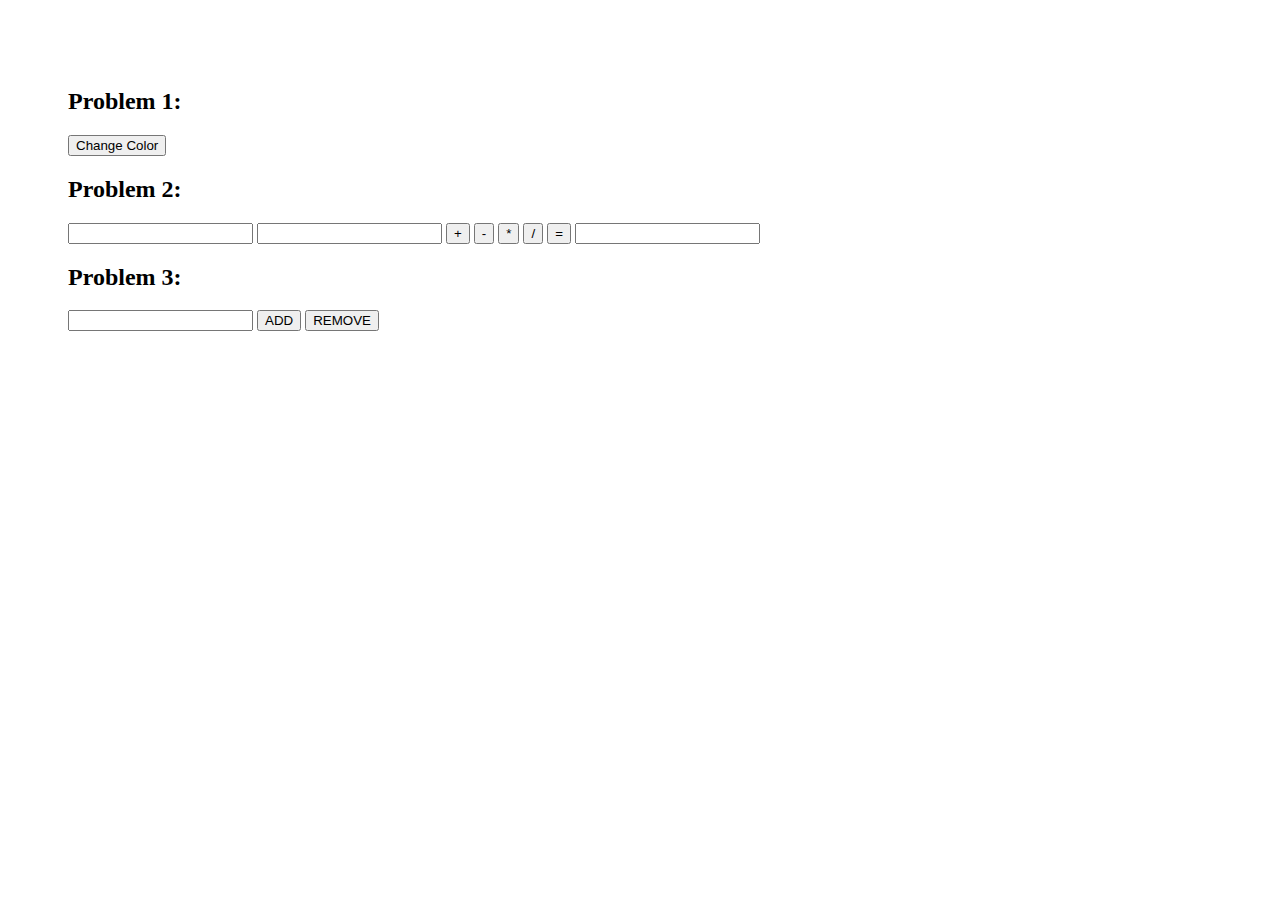
<file: Assignment_11/index.html>
<!DOCTYPE html>
<html lang="en">
<head>
    <meta charset="UTF-8">
    <meta http-equiv="X-UA-Compatible" content="IE=edge">
    <meta name="viewport" content="width=device-width, initial-scale=1.0">
    <title>Assignment 11 - DUONG MINH HIEU</title>
</head>
<body style="padding: 60px;">
    <h2>Problem 1:</h2>
    <button id="changeColor">Change Color</button>

    <h2>Problem 2:</h2>
    <input type="number" id="num1" value="">
    <input type="number" id="num2" value="">
    <button class="operator">+</button>
    <button class="operator">-</button>
    <button class="operator">*</button>
    <button class="operator">/</button>
    <button id="equal">=</button>
    <input type="number" id="result" value="">

    <h2>Problem 3:</h2>
    <input type="text" id="input">
    <button id="btn-add">ADD</button>
    <button id="btn-remove">REMOVE</button>
    <ul id="todo">
    
    </ul>

    <script src="./main.js"></script>
</body>
</html>
</file>
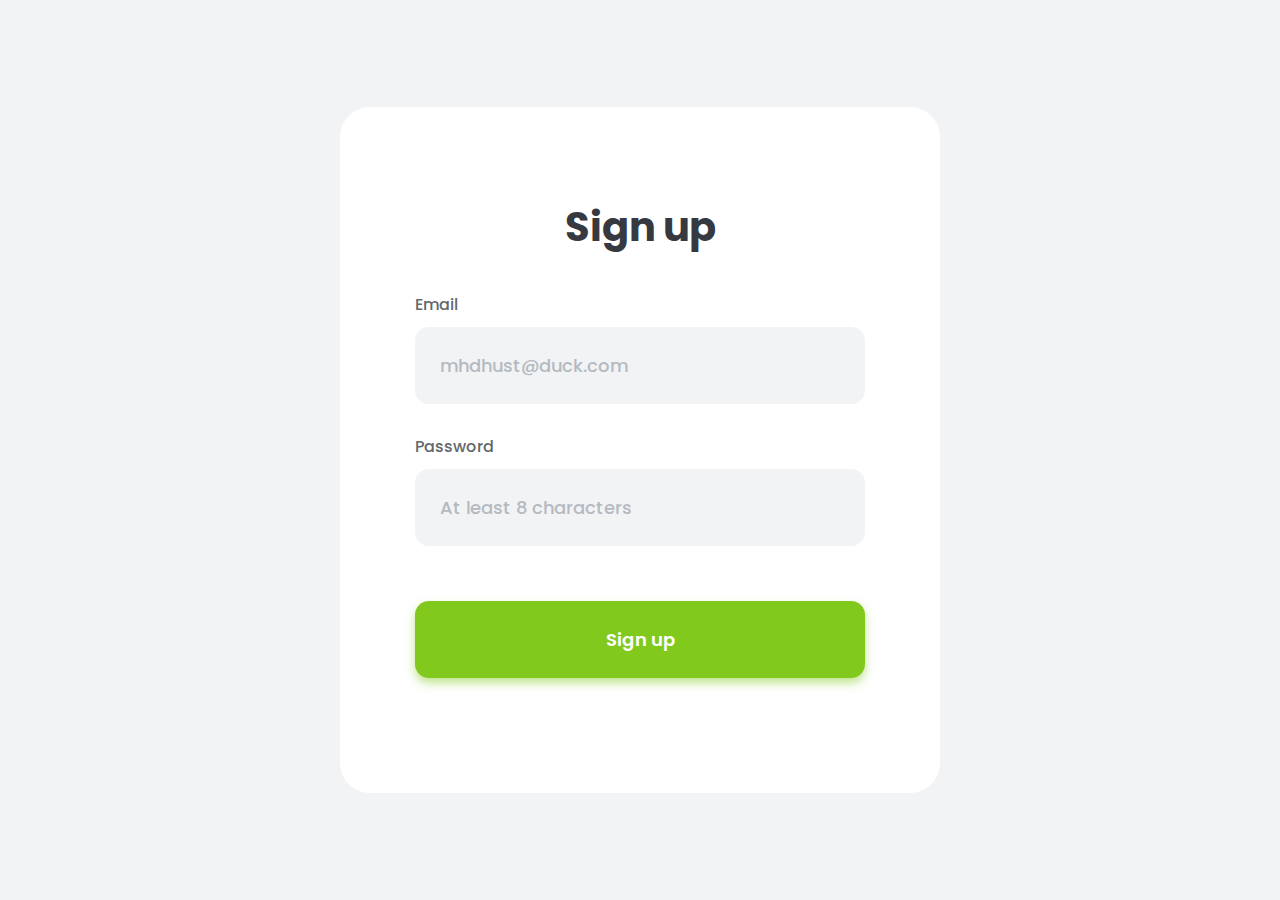
<file: Assignment_12/index.html>
<!DOCTYPE html>
<html lang="en">
<head>
    <meta charset="UTF-8">
    <meta http-equiv="X-UA-Compatible" content="IE=edge">
    <meta name="viewport" content="width=device-width, initial-scale=1.0">
    <title>Assignment 12 - DUONG MINH HIEU</title>
    <link rel="stylesheet" href="./assets/style.css">
    <link href="https://fonts.googleapis.com/css2?family=Poppins:wght@300;400;600&display=swap" rel="stylesheet" />

    </head>
<body>
    <div class="signup">
        <h1 class="signup-heading">Sign up</h1>
        
        <form action="#" class="signup-form" autocomplete="off">
          <label for="mail" class="signup-label">Email</label>
          <input type="text" id="mail" class="signup-input" placeholder="mhdhust@duck.com">
          <label for="pass" class="signup-label">Password</label>
          <input type="password" id="pass" class="signup-input" placeholder="At least 8 characters">
          <button class="signup-submit" id="btn">Sign up</button>
        </form>

        <div class="error"></div>
    </div>

    <script src="./assets/main.js"></script>
</body>
</html>
</file>
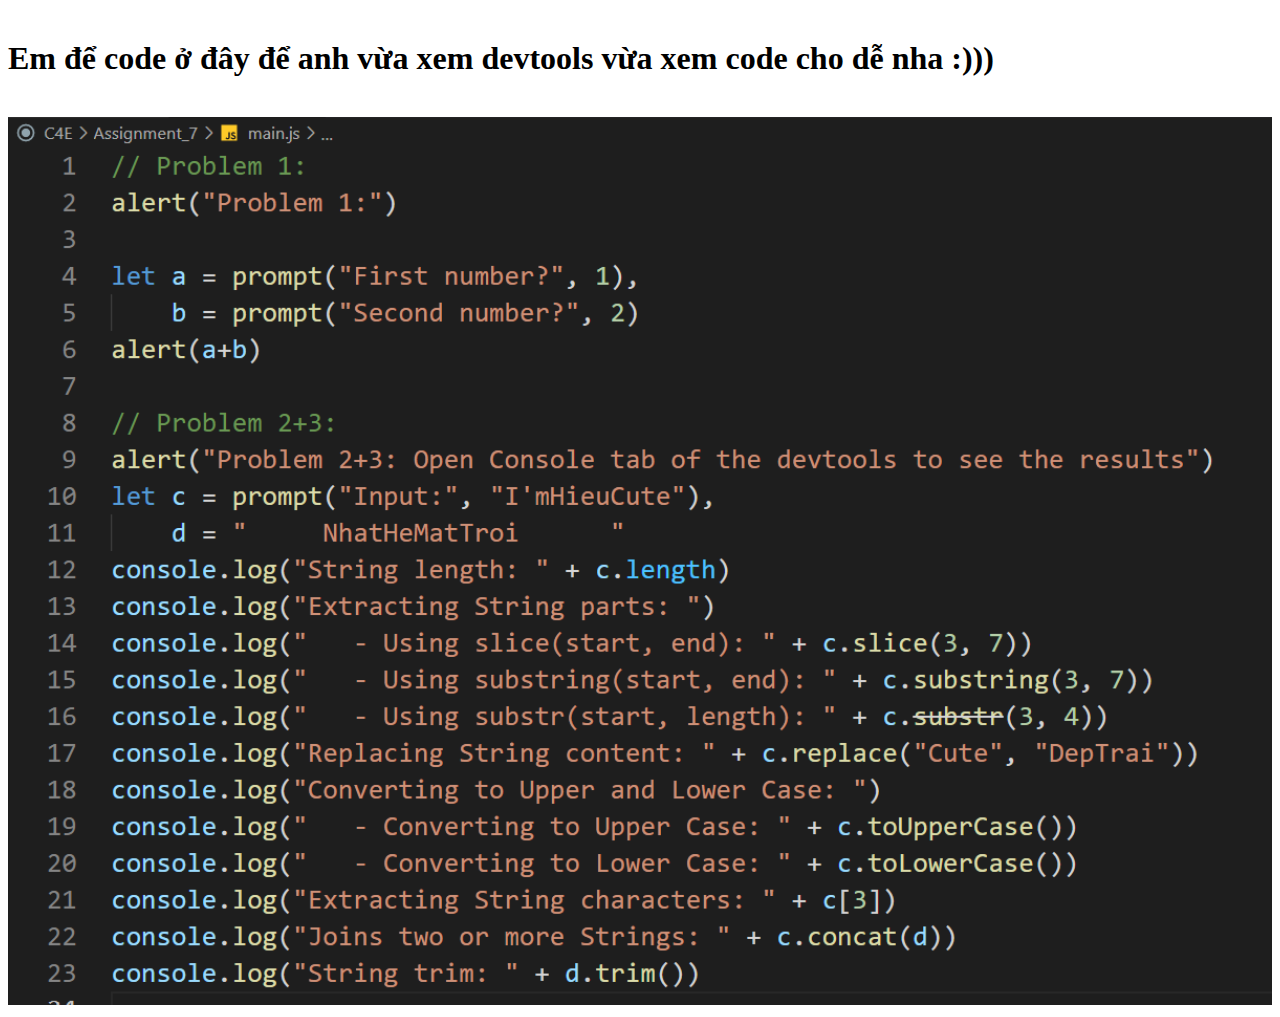
<file: Assignment_7/index.html>
<!DOCTYPE html>
<html lang="en">
<head>
    <meta charset="UTF-8">
    <meta http-equiv="X-UA-Compatible" content="IE=edge">
    <meta name="viewport" content="width=device-width, initial-scale=1.0">
    <title>Assignment 7 - Duong Minh Hieu</title>
</head>
<body>
    <h1 style="margin: 40px 0;">Em để code ở đây để anh vừa xem devtools vừa xem code cho dễ nha :)))</h1>
    <img src="./img/Screenshot.png" alt="" style="width: 100%">
</body>
<script src="./main.js"></script>
</html>
</file>
<file: Assignment_12/assets/style.css>
html {
    font-size: 62.5%;
    font-family: "Poppins", sans-serif;
  }

  * {
    margin: 0;
    padding: 0;
    box-sizing: border-box;
  }

  body {
    width: 100%;
    min-height: 100vh;
    background-color: #f2f3f5;
    display: flex;
    align-items: center;
    justify-content: center;
    padding: 100px 0;
  }

  .signup {
    padding: 90px 75px;
    background-color: #fff;
    width: 100%;
    max-width: 600px;
    border-radius: 30px;
  }

  .signup-heading {
    font-size: 40px;
    font-weight: bold;
    color: #373941;
    text-align: center;
    margin-bottom: 35px;
  }

  
  .signup-label {
    font-size: 16px;
    color: #63676b;
    font-weight: 500;
    margin-bottom: 10px;
    display: inline-block;
    cursor: pointer;
  }

  .signup-input {
    display: block;
    width: 100%;
    padding: 25px;
    border-radius: 14px;
    background-color: #f2f3f5;
    outline: none;
    border: 0;
    font-family: "Poppins", sans-serif;
    font-size: 18px;
    margin-bottom: 30px;
  }

  .signup-input::-webkit-input-placeholder {
    color: #b4bac0;
    font-weight: 500;
  }

  .signup-input::-moz-input-placeholder {
    color: #b4bac0;
    font-weight: 500;
  }

  .signup-submit {
    padding: 25px;
    color: white;
    font-size: 18px;
    text-align: center;
    border: 0;
    outline: none;
    display: inline-block;
    width: 100%;
    border-radius: 14px;
    background-color: rgb(130, 201, 30);
    font-family: "Poppins", sans-serif;
    cursor: pointer;
    font-weight: 600;
    box-shadow: 0 5px 10px 0 rgba(130, 201, 30, 0.5);
    margin-top: 25px;
    margin-bottom: 25px;
  }

  .error {
    text-align: center;
    font-size: 16px;
    color: red;
  }
</file>
